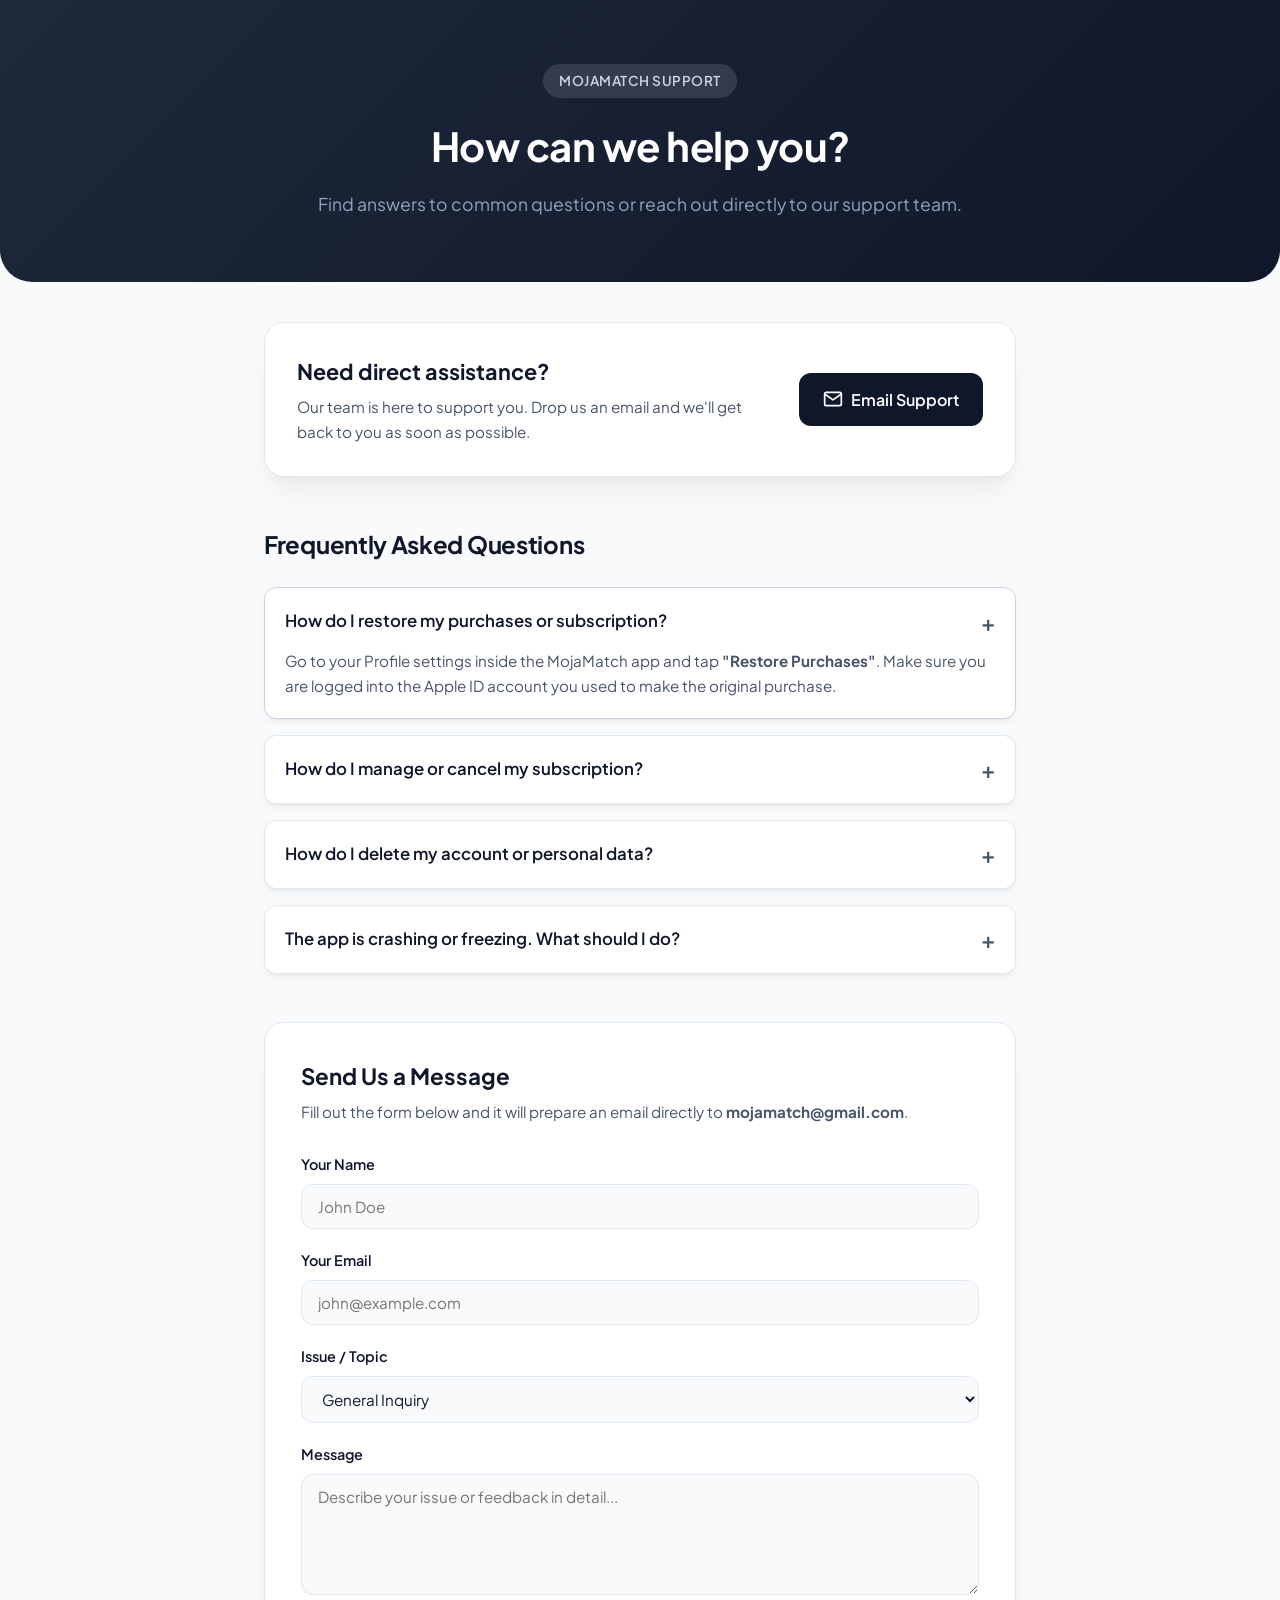
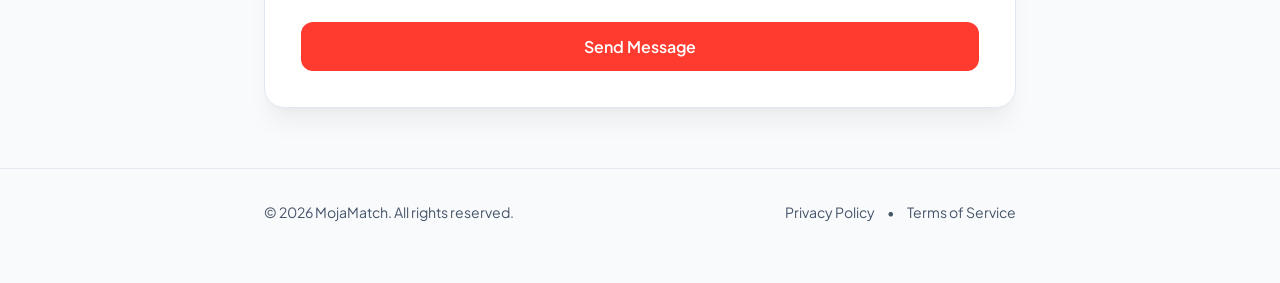
<file: index.html>
<!DOCTYPE html>
<html lang="en">
<head>
  <meta charset="UTF-8">
  <meta name="viewport" content="width=device-width, initial-scale=1.0">
  <title>MojaMatch Support & Help Center</title>
  <link rel="stylesheet" href="style.css">
  <link rel="preconnect" href="https://fonts.googleapis.com">
  <link rel="preconnect" href="https://fonts.gstatic.com" crossorigin>
  <link href="https://fonts.googleapis.com/css2?family=Plus+Jakarta+Sans:wght@400;500;600;700&display=swap" rel="stylesheet">
</head>
<body>

  <!-- Header / Hero Section -->
  <header class="hero">
    <div class="container hero-container">
      <div class="badge">MojaMatch Support</div>
      <h1>How can we help you?</h1>
      <p>Find answers to common questions or reach out directly to our support team.</p>
    </div>
  </header>

  <main class="container">
    
    <!-- Quick Contact Card -->
    <section class="contact-card">
      <div class="contact-info">
        <h2>Need direct assistance?</h2>
        <p>Our team is here to support you. Drop us an email and we'll get back to you as soon as possible.</p>
      </div>
      <a href="mailto:mojamatch@gmail.com" class="btn-primary">
        <svg width="20" height="20" viewBox="0 0 24 24" fill="none" stroke="currentColor" stroke-width="2" stroke-linecap="round" stroke-linejoin="round"><path d="M4 4h16c1.1 0 2 .9 2 2v12c0 1.1-.9 2-2 2H4c-1.1 0-2-.9-2-2V6c0-1.1.9-2 2-2z"></path><polyline points="22,6 12,13 2,6"></polyline></svg>
        Email Support
      </a>
    </section>

    <!-- FAQ Section -->
    <section class="faq-section">
      <h2 class="section-title">Frequently Asked Questions</h2>
      
      <div class="faq-accordion">
        
        <details class="faq-item" open>
          <summary class="faq-question">
            <span>How do I restore my purchases or subscription?</span>
            <span class="faq-icon">+</span>
          </summary>
          <div class="faq-answer">
            <p>Go to your Profile settings inside the MojaMatch app and tap <strong>"Restore Purchases"</strong>. Make sure you are logged into the Apple ID account you used to make the original purchase.</p>
          </div>
        </details>

        <details class="faq-item">
          <summary class="faq-question">
            <span>How do I manage or cancel my subscription?</span>
            <span class="faq-icon">+</span>
          </summary>
          <div class="faq-answer">
            <p>Subscriptions are managed directly through your Apple ID:</p>
            <ol>
              <li>Open the <strong>Settings</strong> app on your iPhone.</li>
              <li>Tap your name at the top, then tap <strong>Subscriptions</strong>.</li>
              <li>Select <strong>MojaMatch</strong> and tap <strong>Cancel Subscription</strong>.</li>
            </ol>
          </div>
        </details>

        <details class="faq-item">
          <summary class="faq-question">
            <span>How do I delete my account or personal data?</span>
            <span class="faq-icon">+</span>
          </summary>
          <div class="faq-answer">
            <p>You can delete your account inside the app by opening Settings &gt; Account &gt; Delete Account. Alternatively, send a request to <a href="mailto:mojamatch@gmail.com">mojamatch@gmail.com</a> with your registered username.</p>
          </div>
        </details>

        <details class="faq-item">
          <summary class="faq-question">
            <span>The app is crashing or freezing. What should I do?</span>
            <span class="faq-icon">+</span>
          </summary>
          <div class="faq-answer">
            <p>Try the following troubleshooting steps:</p>
            <ul>
              <li>Force restart the MojaMatch app.</li>
              <li>Ensure you have updated to the latest version in the App Store.</li>
              <li>Restart your iPhone.</li>
              <li>If the issue persists, reach out to us with your device model and iOS version.</li>
            </ul>
          </div>
        </details>

      </div>
    </section>

    <!-- Contact Form Section -->
    <section class="form-section">
      <div class="form-header">
        <h2>Send Us a Message</h2>
        <p>Fill out the form below and it will prepare an email directly to <strong>mojamatch@gmail.com</strong>.</p>
      </div>

      <form id="support-form">
        <div class="form-group">
          <label for="name">Your Name</label>
          <input type="text" id="name" placeholder="John Doe" required>
        </div>

        <div class="form-group">
          <label for="email">Your Email</label>
          <input type="email" id="email" placeholder="john@example.com" required>
        </div>

        <div class="form-group">
          <label for="subject">Issue / Topic</label>
          <select id="subject" required>
            <option value="General Inquiry">General Inquiry</option>
            <option value="Account & Login Issue">Account & Login Issue</option>
            <option value="Billing & Subscription">Billing & Subscription</option>
            <option value="Bug Report">Bug Report</option>
            <option value="Feature Request">Feature Request</option>
          </select>
        </div>

        <div class="form-group">
          <label for="message">Message</label>
          <textarea id="message" rows="5" placeholder="Describe your issue or feedback in detail..." required></textarea>
        </div>

        <button type="submit" class="btn-submit">Send Message</button>
      </form>
    </section>

  </main>

  <!-- Footer -->
  <footer>
    <div class="container footer-content">
      <p>&copy; <span id="year"></span> MojaMatch. All rights reserved.</p>
      <div class="footer-links">
        <a href="mailto:mojamatch@gmail.com">Privacy Policy</a>
        <span>•</span>
        <a href="mailto:mojamatch@gmail.com">Terms of Service</a>
      </div>
    </div>
  </footer>

  <script src="script.js"></script>
</body>
</html>
</file>
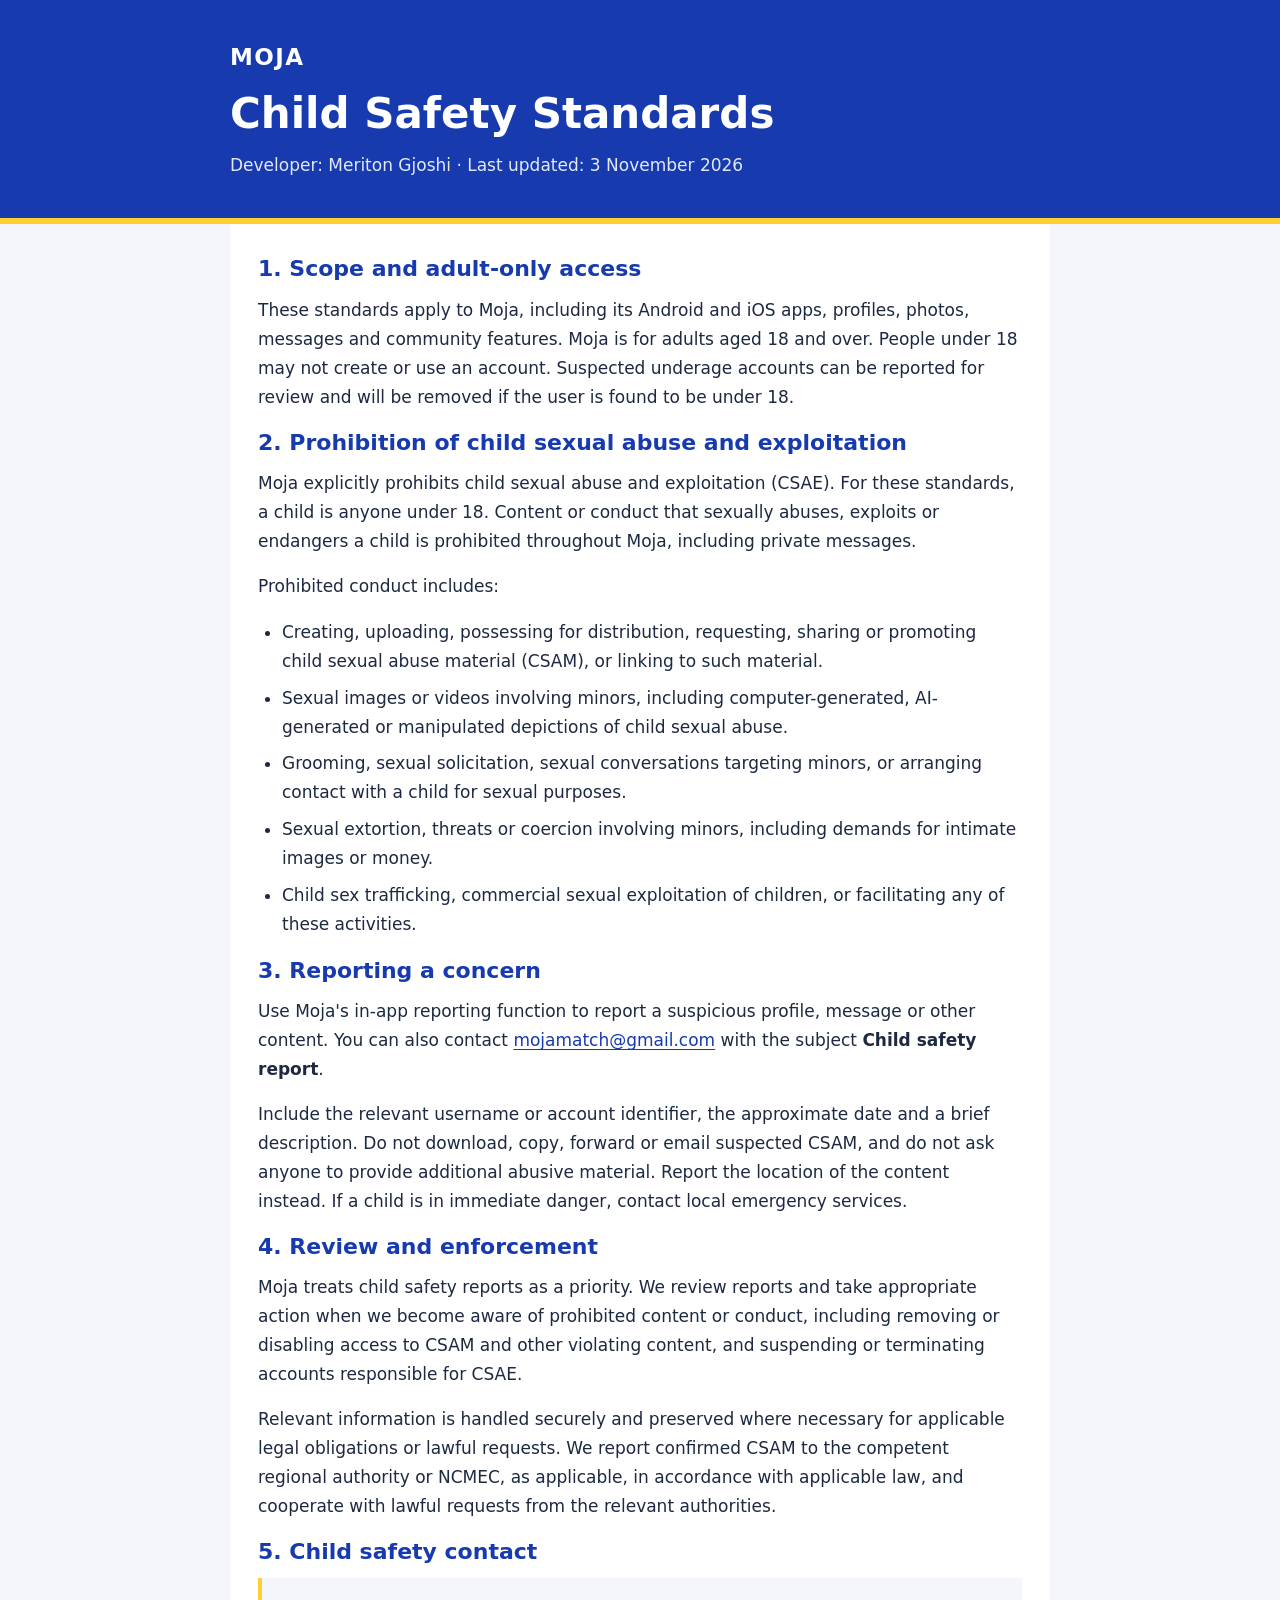
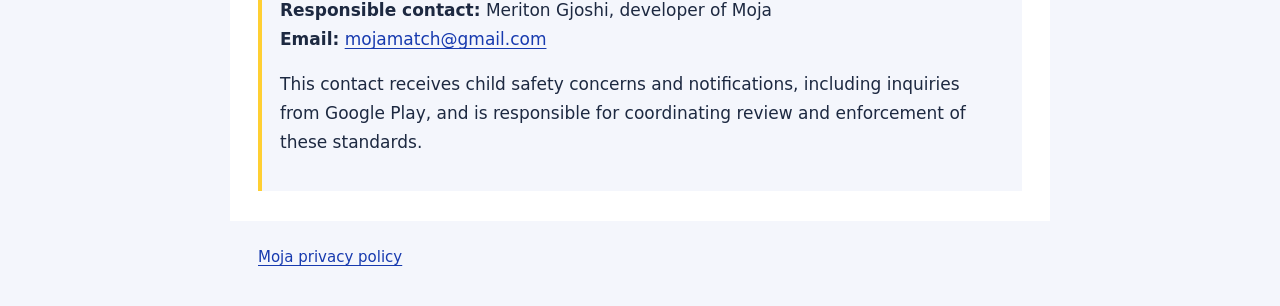
<file: child-safety.html>
<!doctype html>
<html lang="en">
<head>
  <meta charset="utf-8">
  <meta name="viewport" content="width=device-width,initial-scale=1">
  <meta name="description" content="Moja's child safety standards: prohibition of child sexual abuse and exploitation, reporting, enforcement and child safety contact.">
  <meta name="color-scheme" content="light">
  <title>Child Safety Standards | Moja</title>
  <style>
    * { box-sizing: border-box; }
    body { margin: 0; background: #f4f6fc; color: #1d2941; font: 17px/1.7 system-ui, -apple-system, BlinkMacSystemFont, "Segoe UI", sans-serif; }
    header { background: #173aaf; color: white; border-bottom: 6px solid #ffcf32; padding: 38px 24px; }
    header div, main, footer { max-width: 820px; margin: auto; }
    .brand { font-size: 23px; font-weight: 800; letter-spacing: .06em; }
    h1 { font-size: clamp(29px, 5vw, 42px); line-height: 1.2; margin: 12px 0; }
    header p { margin: 0; color: #e2e8ff; }
    main { background: white; padding: 30px 28px; }
    h2 { font-size: 22px; line-height: 1.35; margin: 32px 0 12px; color: #173aaf; }
    main h2:first-child { margin-top: 0; }
    p { margin: 0 0 16px; }
    li { margin-bottom: 8px; }
    ul { padding-left: 24px; }
    a { color: #173aaf; text-underline-offset: 3px; overflow-wrap: anywhere; }
    a:focus-visible { outline: 3px solid #ffcf32; outline-offset: 3px; }
    .contact { border-left: 4px solid #ffcf32; background: #f4f6fc; padding: 18px; }
    footer { padding: 24px 28px 36px; font-size: 15px; }
    @media (max-width: 480px) { main { padding: 24px 20px; } }
  </style>
</head>
<body>
  <header><div>
    <div class="brand">MOJA</div>
    <h1>Child Safety Standards</h1>
    <p>Developer: Meriton Gjoshi &middot; Last updated: 3 November 2026</p>
  </div></header>
  <main>
    <section aria-labelledby="scope">
      <h2 id="scope">1. Scope and adult-only access</h2>
      <p>These standards apply to Moja, including its Android and iOS apps, profiles, photos, messages and community features. Moja is for adults aged 18 and over. People under 18 may not create or use an account. Suspected underage accounts can be reported for review and will be removed if the user is found to be under 18.</p>
    </section>
    <section aria-labelledby="prohibited">
      <h2 id="prohibited">2. Prohibition of child sexual abuse and exploitation</h2>
      <p>Moja explicitly prohibits child sexual abuse and exploitation (CSAE). For these standards, a child is anyone under 18. Content or conduct that sexually abuses, exploits or endangers a child is prohibited throughout Moja, including private messages.</p>
      <p>Prohibited conduct includes:</p>
      <ul>
        <li>Creating, uploading, possessing for distribution, requesting, sharing or promoting child sexual abuse material (CSAM), or linking to such material.</li>
        <li>Sexual images or videos involving minors, including computer-generated, AI-generated or manipulated depictions of child sexual abuse.</li>
        <li>Grooming, sexual solicitation, sexual conversations targeting minors, or arranging contact with a child for sexual purposes.</li>
        <li>Sexual extortion, threats or coercion involving minors, including demands for intimate images or money.</li>
        <li>Child sex trafficking, commercial sexual exploitation of children, or facilitating any of these activities.</li>
      </ul>
    </section>
    <section aria-labelledby="report">
      <h2 id="report">3. Reporting a concern</h2>
      <p>Use Moja's in-app reporting function to report a suspicious profile, message or other content. You can also contact <a href="mailto:mojamatch@gmail.com">mojamatch@gmail.com</a> with the subject <strong>Child safety report</strong>.</p>
      <p>Include the relevant username or account identifier, the approximate date and a brief description. Do not download, copy, forward or email suspected CSAM, and do not ask anyone to provide additional abusive material. Report the location of the content instead. If a child is in immediate danger, contact local emergency services.</p>
    </section>
    <section aria-labelledby="enforcement">
      <h2 id="enforcement">4. Review and enforcement</h2>
      <p>Moja treats child safety reports as a priority. We review reports and take appropriate action when we become aware of prohibited content or conduct, including removing or disabling access to CSAM and other violating content, and suspending or terminating accounts responsible for CSAE.</p>
      <p>Relevant information is handled securely and preserved where necessary for applicable legal obligations or lawful requests. We report confirmed CSAM to the competent regional authority or NCMEC, as applicable, in accordance with applicable law, and cooperate with lawful requests from the relevant authorities.</p>
    </section>
    <section aria-labelledby="contact">
      <h2 id="contact">5. Child safety contact</h2>
      <div class="contact">
        <p><strong>Responsible contact:</strong> Meriton Gjoshi, developer of Moja<br>
        <strong>Email:</strong> <a href="mailto:mojamatch@gmail.com">mojamatch@gmail.com</a></p>
        <p>This contact receives child safety concerns and notifications, including inquiries from Google Play, and is responsible for coordinating review and enforcement of these standards.</p>
      </div>
    </section>
  </main>
  <footer><a href="./">Moja privacy policy</a></footer>
</body>
</html>
</file>
<file: style.css>
:root {
  --bg-main: #f8fafc;
  --card-bg: #ffffff;
  --accent-color: #ff3b30; /* Bright iOS Accent (Matches Apple guidelines) */
  --accent-hover: #e03126;
  --text-primary: #0f172a;
  --text-secondary: #475569;
  --border-color: #e2e8f0;
  --radius-lg: 20px;
  --radius-md: 12px;
  --shadow-sm: 0 4px 6px -1px rgba(0, 0, 0, 0.05), 0 2px 4px -2px rgba(0, 0, 0, 0.05);
  --shadow-lg: 0 20px 25px -5px rgba(0, 0, 0, 0.05), 0 8px 10px -6px rgba(0, 0, 0, 0.03);
}

* {
  box-sizing: border-box;
  margin: 0;
  padding: 0;
  font-family: 'Plus Jakarta Sans', -apple-system, BlinkMacSystemFont, "Segoe UI", Roboto, sans-serif;
}

body {
  background-color: var(--bg-main);
  color: var(--text-primary);
  line-height: 1.6;
  padding-bottom: 60px;
}

.container {
  max-width: 800px;
  margin: 0 auto;
  padding: 0 24px;
}

/* Hero Header */
.hero {
  background: linear-gradient(135deg, #1e293b 0%, #0f172a 100%);
  color: white;
  padding: 64px 0;
  text-align: center;
  border-bottom-left-radius: 32px;
  border-bottom-right-radius: 32px;
  margin-bottom: 40px;
}

.badge {
  display: inline-block;
  background: rgba(255, 255, 255, 0.12);
  padding: 6px 16px;
  border-radius: 100px;
  font-size: 0.85rem;
  font-weight: 600;
  letter-spacing: 0.5px;
  text-transform: uppercase;
  margin-bottom: 16px;
  color: #cbd5e1;
}

.hero h1 {
  font-size: 2.5rem;
  font-weight: 700;
  margin-bottom: 12px;
  letter-spacing: -0.5px;
}

.hero p {
  color: #94a3b8;
  font-size: 1.1rem;
}

/* Contact Hero Card */
.contact-card {
  background: var(--card-bg);
  border-radius: var(--radius-lg);
  padding: 32px;
  display: flex;
  justify-content: space-between;
  align-items: center;
  gap: 24px;
  box-shadow: var(--shadow-lg);
  border: 1px solid var(--border-color);
  margin-bottom: 48px;
}

.contact-info h2 {
  font-size: 1.35rem;
  margin-bottom: 6px;
}

.contact-info p {
  color: var(--text-secondary);
  font-size: 0.95rem;
}

.btn-primary {
  display: inline-flex;
  align-items: center;
  gap: 8px;
  background-color: var(--text-primary);
  color: #ffffff;
  padding: 14px 24px;
  border-radius: var(--radius-md);
  text-decoration: none;
  font-weight: 600;
  white-space: nowrap;
  transition: all 0.2s ease;
}

.btn-primary:hover {
  background-color: #334155;
  transform: translateY(-1px);
}

/* FAQ Section */
.faq-section {
  margin-bottom: 48px;
}

.section-title {
  font-size: 1.5rem;
  font-weight: 700;
  margin-bottom: 24px;
  letter-spacing: -0.3px;
}

.faq-accordion {
  display: flex;
  flex-direction: column;
  gap: 16px;
}

.faq-item {
  background: var(--card-bg);
  border: 1px solid var(--border-color);
  border-radius: var(--radius-md);
  padding: 20px;
  box-shadow: var(--shadow-sm);
  transition: all 0.2s ease;
}

.faq-item[open] {
  border-color: #cbd5e1;
}

.faq-question {
  font-weight: 600;
  font-size: 1.05rem;
  cursor: pointer;
  list-style: none;
  display: flex;
  justify-content: space-between;
  align-items: center;
  user-select: none;
}

.faq-question::-webkit-details-marker {
  display: none;
}

.faq-icon {
  font-size: 1.4rem;
  color: var(--text-secondary);
  transition: transform 0.2s ease;
  line-height: 1;
}

.faq-item[open] .faq-icon {
  transform: rotate(45px);
}

.faq-answer {
  margin-top: 14px;
  color: var(--text-secondary);
  font-size: 0.95rem;
  line-height: 1.6;
}

.faq-answer ol, .faq-answer ul {
  margin-left: 20px;
  margin-top: 8px;
}

.faq-answer a {
  color: var(--accent-color);
  text-decoration: none;
}

/* Contact Form Section */
.form-section {
  background: var(--card-bg);
  border-radius: var(--radius-lg);
  padding: 36px;
  box-shadow: var(--shadow-lg);
  border: 1px solid var(--border-color);
}

.form-header {
  margin-bottom: 28px;
}

.form-header h2 {
  font-size: 1.4rem;
  margin-bottom: 6px;
}

.form-header p {
  color: var(--text-secondary);
  font-size: 0.95rem;
}

.form-group {
  margin-bottom: 20px;
}

.form-group label {
  display: block;
  font-size: 0.9rem;
  font-weight: 600;
  margin-bottom: 8px;
  color: var(--text-primary);
}

.form-group input,
.form-group select,
.form-group textarea {
  width: 100%;
  padding: 12px 16px;
  border: 1px solid var(--border-color);
  border-radius: var(--radius-md);
  font-size: 0.95rem;
  color: var(--text-primary);
  background-color: #f8fafc;
  outline: none;
  transition: border-color 0.2s ease, background-color 0.2s ease;
}

.form-group input:focus,
.form-group select:focus,
.form-group textarea:focus {
  border-color: var(--text-primary);
  background-color: #ffffff;
}

.btn-submit {
  width: 100%;
  padding: 14px;
  background-color: var(--accent-color);
  color: white;
  border: none;
  border-radius: var(--radius-md);
  font-size: 1rem;
  font-weight: 600;
  cursor: pointer;
  transition: background-color 0.2s ease;
}

.btn-submit:hover {
  background-color: var(--accent-hover);
}

/* Footer */
footer {
  margin-top: 60px;
  border-top: 1px solid var(--border-color);
  padding-top: 32px;
}

.footer-content {
  display: flex;
  justify-content: space-between;
  align-items: center;
  color: var(--text-secondary);
  font-size: 0.88rem;
}

.footer-links {
  display: flex;
  gap: 12px;
  align-items: center;
}

.footer-links a {
  color: var(--text-secondary);
  text-decoration: none;
}

.footer-links a:hover {
  color: var(--text-primary);
}

/* Responsive Design */
@media (max-width: 640px) {
  .contact-card {
    flex-direction: column;
    align-items: flex-start;
  }

  .btn-primary {
    width: 100%;
    justify-content: center;
  }

  .footer-content {
    flex-direction: column;
    gap: 12px;
    text-align: center;
  }
}
</file>
